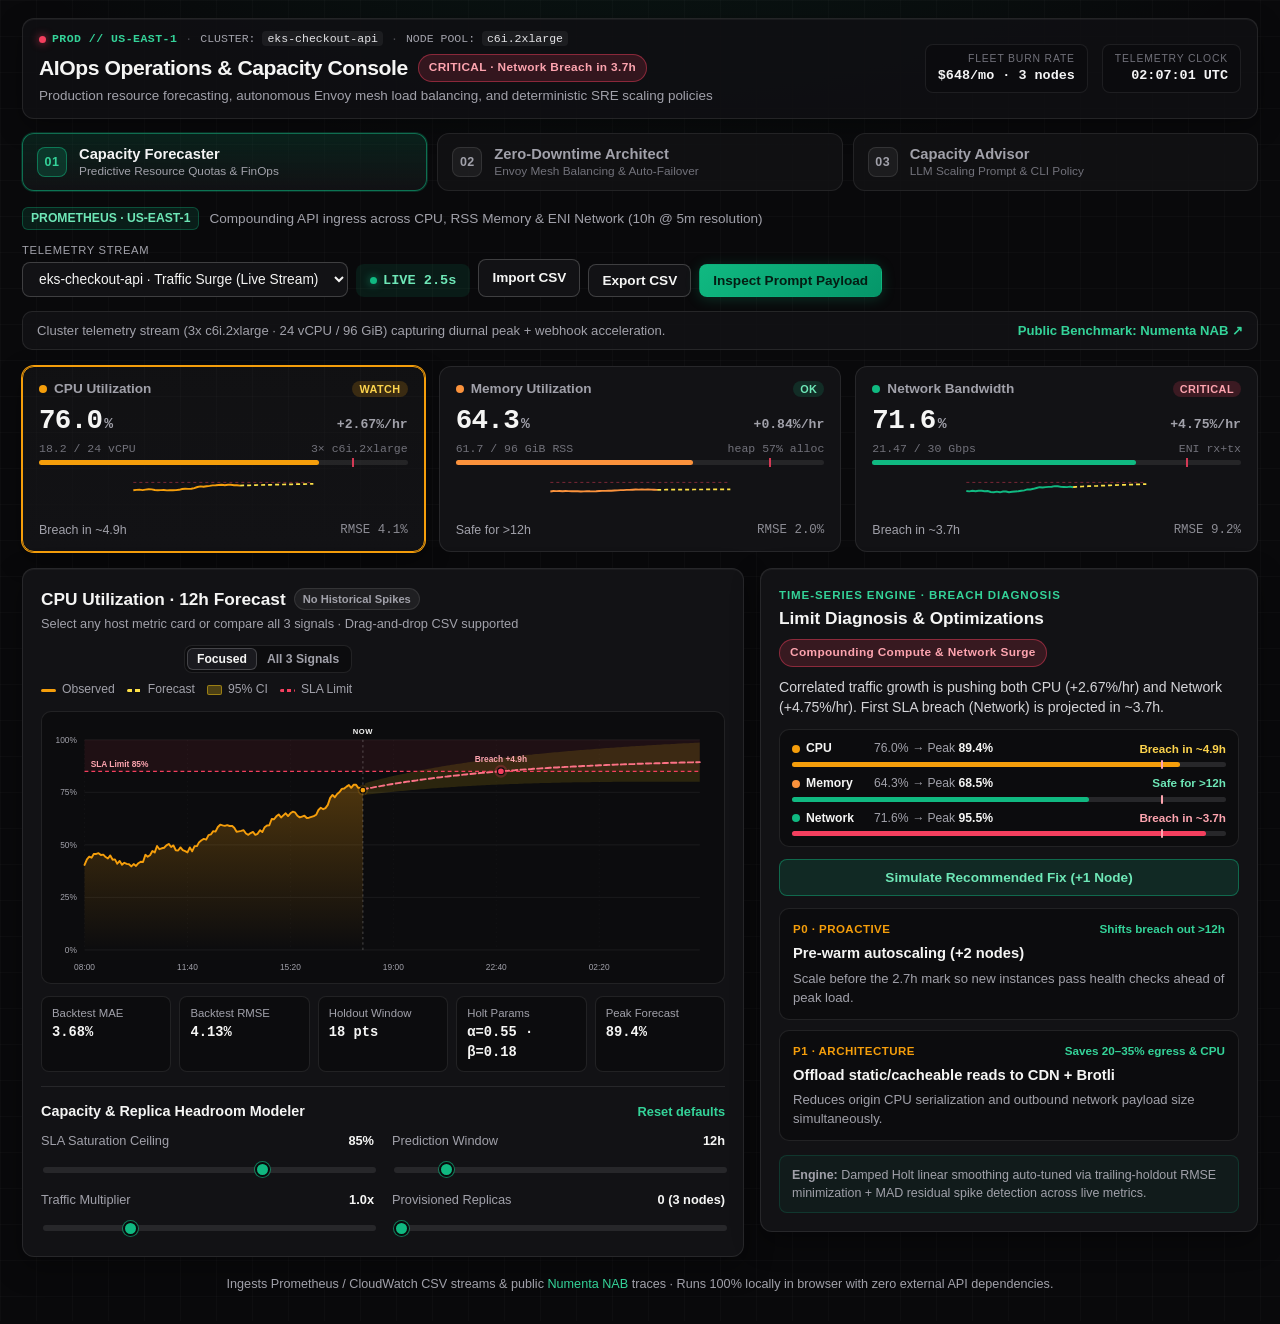
<file: index.html>
<!DOCTYPE html>
<html lang="en">
<head>
  <meta charset="UTF-8" />
  <meta name="viewport" content="width=device-width, initial-scale=1.0" />
  <title>AIOps SRE Console · Capacity Forecaster · Zero-Downtime Architect · Capacity Advisor</title>
  <link rel="stylesheet" href="./styles.css" />
</head>
<body>
  <div class="app-shell">
    <header class="topbar">
      <div class="brand-block">
        <div class="ops-env-row">
          <span class="live-chip">
            <span id="globalLiveDot" class="live-dot"></span>
            PROD // US-EAST-1
          </span>
          <span class="env-sep">·</span>
          <span>CLUSTER: <code>eks-checkout-api</code></span>
          <span class="env-sep">·</span>
          <span>NODE POOL: <code>c6i.2xlarge</code></span>
        </div>
        <div class="brand-row">
          <h1>AIOps Operations &amp; Capacity Console</h1>
          <span id="globalStatusBadge" class="status-pill warning">INITIALIZING…</span>
        </div>
        <p id="pillarSubtitle" class="subtitle">
          Production resource forecasting, autonomous Envoy mesh load balancing, and deterministic SRE scaling policies
        </p>
      </div>

      <div class="ops-telemetry-strip" aria-label="Cluster environment readouts">
        <div class="ops-readout">
          <span class="ops-readout-label">Fleet Burn Rate</span>
          <strong id="opsSpendValue" class="ops-readout-val">$648/mo · 3 nodes</strong>
        </div>
        <div class="ops-readout">
          <span class="ops-readout-label">Telemetry Clock</span>
          <strong id="opsUtcClock" class="ops-readout-val">--:--:-- UTC</strong>
        </div>
      </div>
    </header>

    <nav class="pillar-tabs" role="tablist" aria-label="Operations modules">
      <button
        id="tabBtnForecaster"
        type="button"
        role="tab"
        aria-selected="true"
        class="pillar-tab active"
        data-tab="forecaster"
      >
        <span class="pt-num">01</span>
        <span class="pt-copy">
          <strong>Capacity Forecaster</strong>
          <small>Predictive Resource Quotas &amp; FinOps</small>
        </span>
      </button>

      <button
        id="tabBtnArchitect"
        type="button"
        role="tab"
        aria-selected="false"
        class="pillar-tab"
        data-tab="architect"
      >
        <span class="pt-num">02</span>
        <span class="pt-copy">
          <strong>Zero-Downtime Architect</strong>
          <small>Envoy Mesh Balancing &amp; Auto-Failover</small>
        </span>
      </button>

      <button
        id="tabBtnAdvisor"
        type="button"
        role="tab"
        aria-selected="false"
        class="pillar-tab"
        data-tab="advisor"
      >
        <span class="pt-num">03</span>
        <span class="pt-copy">
          <strong>Capacity Advisor</strong>
          <small>LLM Scaling Prompt &amp; CLI Policy</small>
        </span>
      </button>
    </nav>

    <!-- TAB 1: 01 · CAPACITY FORECASTER -->
    <div id="panel-forecaster" class="pillar-panel" role="tabpanel" aria-labelledby="tabBtnForecaster">
      <div class="sub-toolbar">
        <div class="sub-toolbar-info">
          <span id="scenarioBadge" class="meta-badge">PROMETHEUS · US-EAST-1</span>
          <span id="scenarioSubtitle" class="sub-toolbar-title"></span>
        </div>
        <div class="toolbar">
          <label class="select-wrap" for="scenarioSelect">
            <span class="control-mini-label">Telemetry Stream</span>
            <select id="scenarioSelect" aria-label="Select telemetry scenario"></select>
          </label>

          <button id="liveStreamBtn" type="button" class="btn btn-live active" title="Toggle live 2.5s telemetry polling">
            <span class="live-dot-sm"></span>
            <span id="liveStreamLabel">LIVE 2.5s</span>
          </button>

          <label class="btn btn-secondary file-btn" for="csvUpload" title="Upload or drag-and-drop a CSV anywhere">
            Import CSV
            <input id="csvUpload" type="file" accept=".csv,text/csv" hidden />
          </label>

          <button id="downloadCsvBtn" type="button" class="btn btn-secondary">
            Export CSV
          </button>

          <button id="openPromptBtn" type="button" class="btn btn-primary">
            Inspect Prompt Payload
          </button>
        </div>
      </div>

      <div class="meta-bar">
        <span id="sourceNote" class="meta-note"></span>
        <a
          id="datasetCitationLink"
          class="meta-link"
          href="https://github.com/numenta/NAB/tree/master/data/realAWSCloudwatch"
          target="_blank"
          rel="noopener noreferrer"
        >
          Public Benchmark: Numenta NAB ↗
        </a>
      </div>

      <section id="metricCards" class="metric-grid" aria-label="Cluster hardware utilization"></section>

      <main class="workspace-grid">
        <section class="panel chart-panel">
          <div class="panel-header">
            <div>
              <div class="chart-title-row">
                <h2 id="chartTitle">CPU Utilization · 12h Forecast</h2>
                <span id="anomalyPill" class="anomaly-pill"></span>
              </div>
              <p class="panel-sub">Select any host metric card or compare all 3 signals · Drag-and-drop CSV supported</p>
            </div>
            <div class="chart-controls-right">
              <div class="segmented" role="group" aria-label="Chart display mode">
                <button id="modeSingleBtn" type="button" class="seg-btn active">Focused</button>
                <button id="modeCompareBtn" type="button" class="seg-btn">All 3 Signals</button>
              </div>
              <div id="chartLegend" class="legend"></div>
            </div>
          </div>

          <div class="chart-stage">
            <div id="mainChart"></div>
            <div id="chartTooltip" class="chart-tooltip" hidden></div>
          </div>

          <div id="backtestStrip" class="backtest-strip" aria-label="Holdout backtest accuracy"></div>

          <div class="sim-panel">
            <div class="sim-header">
              <h3>Capacity &amp; Replica Headroom Modeler</h3>
              <button id="resetSimBtn" type="button" class="btn-link">Reset defaults</button>
            </div>
            <div id="simImpactBanner" class="sim-impact-banner" hidden></div>
            <div class="sliders-grid">
              <div class="slider-group">
                <div class="slider-top">
                  <label for="thresholdSlider">SLA Saturation Ceiling</label>
                  <strong id="thresholdValue">85%</strong>
                </div>
                <input id="thresholdSlider" type="range" min="65" max="95" step="1" value="85" />
              </div>

              <div class="slider-group">
                <div class="slider-top">
                  <label for="horizonSlider">Prediction Window</label>
                  <strong id="horizonValue">12h</strong>
                </div>
                <input id="horizonSlider" type="range" min="6" max="48" step="6" value="12" />
              </div>

              <div class="slider-group">
                <div class="slider-top">
                  <label for="growthSlider">Traffic Multiplier</label>
                  <strong id="growthValue">1.0x</strong>
                </div>
                <input id="growthSlider" type="range" min="0.5" max="2.5" step="0.1" value="1.0" />
              </div>

              <div class="slider-group">
                <div class="slider-top">
                  <label for="replicaSlider">Provisioned Replicas</label>
                  <strong id="replicaValue">0 (3 nodes)</strong>
                </div>
                <input id="replicaSlider" type="range" min="0" max="6" step="1" value="0" />
              </div>
            </div>
          </div>
        </section>

        <aside class="panel advisor-panel">
          <div class="advisor-top">
            <div>
              <span class="eyebrow">TIME-SERIES ENGINE · BREACH DIAGNOSIS</span>
              <h2>Limit Diagnosis &amp; Optimizations</h2>
            </div>
            <span id="advisorSignature" class="advisor-signature warning">Analyzing…</span>
          </div>

          <p id="advisorSummary" class="advisor-summary"></p>

          <div id="riskMatrix" class="risk-matrix" aria-label="Resource risk matrix"></div>

          <button id="applyFixBtn" type="button" class="btn btn-simulate-fix" hidden>
            Apply Recommended Scale-Out
          </button>

          <div id="advisorRecommendations" class="rec-list"></div>

          <div class="advisor-footer-note">
            <strong>Engine:</strong> Damped Holt linear smoothing auto-tuned via trailing-holdout
            RMSE minimization + MAD residual spike detection across live metrics.
          </div>
        </aside>
      </main>
    </div>

    <!-- TAB 2: 02 · ZERO-DOWNTIME ARCHITECT -->
    <section id="panel-architect" class="pillar-panel" role="tabpanel" aria-labelledby="tabBtnArchitect" hidden>
      <div class="meta-bar">
        <span class="meta-badge">DATA PLANE · ENVOY ADAPTIVE MESH v1.30</span>
        <span class="meta-note">
          Autonomous load-balancing loop sensing sub-second p99 tail-latency drift, isolating degraded hosts via canary drain, and promoting warm standby pools with zero dropped traffic.
        </span>
      </div>

      <div class="architect-controls-bar panel">
        <div class="arch-control-group">
          <span class="control-mini-label">Control Plane Mode</span>
          <div class="segmented" role="group" aria-label="Routing mode">
            <button id="archModeAiBtn" type="button" class="seg-btn active">AI Self-Balancing (Proactive)</button>
            <button id="archModeReactiveBtn" type="button" class="seg-btn">Reactive Round-Robin</button>
          </div>
        </div>

        <div class="arch-control-group">
          <span class="control-mini-label">Fault &amp; Chaos Injection</span>
          <div id="chaosScenarioBtns" class="chaos-btn-row"></div>
        </div>

        <div class="arch-control-group arch-rps-group">
          <div class="slider-top">
            <label for="archRpsSlider" class="control-mini-label">Live Ingress Rate</label>
            <strong id="archRpsVal">1,650 req/s</strong>
          </div>
          <input id="archRpsSlider" type="range" min="600" max="3600" step="50" value="1650" />
        </div>
      </div>

      <div class="architect-kpi-grid" id="architectKpis"></div>

      <div class="workspace-grid">
        <section class="panel">
          <div class="panel-header">
            <div>
              <h2>Production Mesh Topology &amp; AZ Telemetry</h2>
              <p id="archScenarioSummary" class="panel-sub"></p>
            </div>
            <span id="archStateBadge" class="status-pill healthy">ZERO DOWNTIME</span>
          </div>

          <div id="architectTopology" class="topology-stage"></div>

          <div class="control-loop-grid">
            <div class="loop-step">
              <span class="loop-idx">01 · SENSE</span>
              <strong>500ms Telemetry Poll</strong>
              <p>Measures per-host queue depth, GC pause delta, and tail p99 before TCP exhaustion.</p>
            </div>
            <div class="loop-step">
              <span class="loop-idx">02 · SCORE</span>
              <strong>EWMA Outlier Score</strong>
              <p>Flags brownie hosts emitting slow tail responses prior to HTTP 502/504 errors.</p>
            </div>
            <div class="loop-step">
              <span class="loop-idx">03 · BALANCE</span>
              <strong>Canary Drain (4%)</strong>
              <p>Cuts degraded upstream weight 33% → 4% and rebalances healthy peers cleanly.</p>
            </div>
            <div class="loop-step">
              <span class="loop-idx">04 · PREVENT</span>
              <strong>Warm Pool Failover</strong>
              <p>Promotes pre-warmed AZ standby whenever pool utilization exceeds 78% cap.</p>
            </div>
          </div>
        </section>

        <aside class="panel">
          <div class="advisor-top">
            <div>
              <span class="eyebrow">/VAR/LOG/ENVOY/ADAPTIVE-MESH.LOG</span>
              <h2>Control Loop Event Stream</h2>
            </div>
          </div>
          <div id="architectLogList" class="arch-log-list"></div>

          <div class="advisor-footer-note">
            <strong>Operational Role:</strong> Sub-second runtime traffic self-balancing &amp; failover. Distinct from Capacity Forecaster (multi-hour prediction) and Capacity Advisor (LLM scaling prompt).
          </div>
        </aside>
      </div>
    </section>

    <!-- TAB 3: 03 · CAPACITY ADVISOR -->
    <section id="panel-advisor" class="pillar-panel" role="tabpanel" aria-labelledby="tabBtnAdvisor" hidden>
      <div class="meta-bar">
        <span class="meta-badge">RUNBOOK COMPILER · POLICY v2.4</span>
        <span class="meta-note">
          Guardrail-enforced prompt architecture converting cluster resource telemetry into strict JSON scaling decisions and executable kubectl actions.
        </span>
        <button id="syncFromForecasterBtn" type="button" class="btn-link">
          Sync Cluster Telemetry from Forecaster ↻
        </button>
      </div>

      <div class="workspace-grid advisor-workbench-grid">
        <section class="panel">
          <div class="panel-header">
            <div>
              <h2>Cluster Telemetry Input Snapshot</h2>
              <p class="panel-sub">Select a production signature or tune live node signals to inspect the scaling policy</p>
            </div>
          </div>

          <div id="advisorPresetRow" class="chaos-btn-row" style="margin-bottom:14px;"></div>

          <div class="sliders-grid">
            <div class="slider-group">
              <div class="slider-top"><label for="advCpuSlider">CPU Utilization</label><strong id="advCpuVal">81%</strong></div>
              <input id="advCpuSlider" type="range" min="5" max="99" step="1" value="81" />
            </div>
            <div class="slider-group">
              <div class="slider-top"><label for="advCpuSlopeSlider">CPU Slope (%/hr)</label><strong id="advCpuSlopeVal">+3.6%/hr</strong></div>
              <input id="advCpuSlopeSlider" type="range" min="-2" max="8" step="0.1" value="3.6" />
            </div>
            <div class="slider-group">
              <div class="slider-top"><label for="advMemSlider">Memory Utilization</label><strong id="advMemVal">59%</strong></div>
              <input id="advMemSlider" type="range" min="5" max="99" step="1" value="59" />
            </div>
            <div class="slider-group">
              <div class="slider-top"><label for="advMemSlopeSlider">Memory Slope (%/hr)</label><strong id="advMemSlopeVal">+0.7%/hr</strong></div>
              <input id="advMemSlopeSlider" type="range" min="-2" max="8" step="0.1" value="0.7" />
            </div>
            <div class="slider-group">
              <div class="slider-top"><label for="advNetSlider">Network Utilization</label><strong id="advNetVal">75%</strong></div>
              <input id="advNetSlider" type="range" min="5" max="99" step="1" value="75" />
            </div>
            <div class="slider-group">
              <div class="slider-top"><label for="advReplicasSlider">Active Replicas</label><strong id="advReplicasVal">4 nodes</strong></div>
              <input id="advReplicasSlider" type="range" min="1" max="12" step="1" value="4" />
            </div>
          </div>

          <div class="prompt-output-header">
            <h3>Validated Scaling Decision (JSON Schema)</h3>
            <span id="advDecisionPill" class="status-pill warning">SCALE_OUT</span>
          </div>
          <pre id="advJsonPreview" class="code-block"></pre>

          <div class="prompt-output-header">
            <h3>Generated Kubernetes Remediation Command</h3>
            <button id="copyCliBtn" type="button" class="btn btn-secondary btn-xs">Copy CLI</button>
          </div>
          <pre id="advCliPreview" class="code-block code-block-cli"></pre>
          <div id="advGuardrailsList" class="guardrail-pills" aria-label="Passed safety guardrails"></div>
        </section>

        <aside class="panel">
          <div class="panel-header">
            <div>
              <span class="eyebrow">policy/capacity-advisor-v2.4.prompt.md</span>
              <h2>Engineered System + Telemetry Prompt</h2>
            </div>
            <button id="copyStudioPromptBtn" type="button" class="btn btn-primary">Copy Full Prompt</button>
          </div>

          <textarea id="advStudioPromptText" readonly rows="24"></textarea>

          <div class="advisor-footer-note">
            <strong>Operational Role:</strong> Standalone prompt engineering contract ensuring deterministic JSON scaling outputs, anti-flapping cooldowns, and rollback clauses for LLMs.
          </div>
        </aside>
      </div>
    </section>

    <footer class="footer">
      <span>
        Ingests Prometheus / CloudWatch CSV streams &amp; public
        <a href="https://github.com/numenta/NAB/tree/master/data/realAWSCloudwatch" target="_blank" rel="noopener noreferrer">Numenta NAB</a>
        traces · Runs 100% locally in browser with zero external API dependencies.
      </span>
    </footer>
  </div>

  <div id="promptModal" class="modal-backdrop" hidden role="dialog" aria-modal="true" aria-labelledby="promptModalTitle">
    <div class="modal-card">
      <div class="modal-head">
        <div>
          <h3 id="promptModalTitle">Capacity Advisor Prompt Payload</h3>
          <p class="panel-sub">Pre-populated with live telemetry, slopes &amp; breach predictions for any LLM</p>
        </div>
        <button id="closePromptBtn" type="button" class="btn btn-secondary">Close</button>
      </div>
      <textarea id="promptPreview" readonly rows="15"></textarea>
      <div class="modal-actions">
        <button id="copyPromptBtn" type="button" class="btn btn-primary">Copy Prompt to Clipboard</button>
      </div>
    </div>
  </div>

  <div id="toast" class="toast" role="status" aria-live="polite"></div>

  <script type="module" src="./src/app.js"></script>
</body>
</html>
</file>
<file: styles.css>
:root {
  --bg: #09090b;
  --surface: #121215;
  --surface-elevated: #1a1a1f;
  --surface-inset: #0c0c0e;
  --border: rgba(255, 255, 255, 0.09);
  --border-strong: rgba(255, 255, 255, 0.19);
  --text: #f5f5f4;
  --text-muted: #a1a1aa;
  --text-dim: #71717a;
  --accent: #10b981;
  --accent-bright: #34d399;
  --ok: #10b981;
  --warn: #f59e0b;
  --crit: #f43f5e;
  --finops: #eab308;
}

*,
*::before,
*::after {
  box-sizing: border-box;
}

[hidden] {
  display: none !important;
}

:focus-visible {
  outline: 2px solid var(--accent);
  outline-offset: 2px;
}

body {
  margin: 0;
  font-family: -apple-system, BlinkMacSystemFont, 'Segoe UI', Roboto, Inter, sans-serif;
  background-color: var(--bg);
  background-image:
    radial-gradient(ellipse 80% 35% at 50% -10%, rgba(16, 185, 129, 0.09), transparent 65%),
    linear-gradient(rgba(255, 255, 255, 0.018) 1px, transparent 1px),
    linear-gradient(90deg, rgba(255, 255, 255, 0.018) 1px, transparent 1px);
  background-size: 100% 100%, 36px 36px, 36px 36px;
  color: var(--text);
  line-height: 1.45;
  min-height: 100vh;
}

.app-shell {
  max-width: 1360px;
  margin: 0 auto;
  padding: 18px 22px 28px;
}

/* Header */
.topbar {
  display: flex;
  flex-wrap: wrap;
  justify-content: space-between;
  align-items: center;
  gap: 16px;
  padding: 12px 16px;
  background: rgba(16, 16, 19, 0.92);
  border: 1px solid var(--border);
  border-radius: 12px;
  box-shadow: inset 0 1px 0 rgba(255, 255, 255, 0.05), 0 8px 24px rgba(0, 0, 0, 0.35);
  margin-bottom: 14px;
}

.ops-env-row {
  display: flex;
  flex-wrap: wrap;
  align-items: center;
  gap: 8px;
  font-family: ui-monospace, SFMono-Regular, Menlo, Consolas, monospace;
  font-size: 0.72rem;
  color: var(--text-muted);
  margin-bottom: 5px;
}

.ops-env-row code {
  color: #e4e4e7;
  background: rgba(255, 255, 255, 0.06);
  padding: 1px 5px;
  border-radius: 4px;
}

.env-sep {
  opacity: 0.4;
}

.live-chip {
  display: inline-flex;
  align-items: center;
  gap: 6px;
  color: #34d399;
  font-weight: 700;
  letter-spacing: 0.04em;
}

.live-dot,
.live-dot-sm {
  display: inline-block;
  width: 7px;
  height: 7px;
  border-radius: 999px;
  background: #10b981;
  box-shadow: 0 0 8px rgba(16, 185, 129, 0.75);
  animation: opsPulse 2s ease-in-out infinite;
}

.live-dot.warn {
  background: #f59e0b;
  box-shadow: 0 0 8px rgba(245, 158, 11, 0.75);
}

.live-dot.crit {
  background: #f43f5e;
  box-shadow: 0 0 8px rgba(244, 63, 94, 0.8);
}

.ops-telemetry-strip {
  display: flex;
  align-items: center;
  gap: 14px;
}

.ops-readout {
  display: flex;
  flex-direction: column;
  align-items: flex-end;
  padding: 6px 12px;
  background: #0b0b0e;
  border: 1px solid rgba(255, 255, 255, 0.08);
  border-radius: 8px;
}

.ops-readout-label {
  font-size: 0.65rem;
  text-transform: uppercase;
  letter-spacing: 0.08em;
  color: var(--text-dim);
}

.ops-readout-val {
  font-family: ui-monospace, SFMono-Regular, Menlo, Consolas, monospace;
  font-size: 0.84rem;
  font-variant-numeric: tabular-nums;
  color: #f4f4f5;
}

.brand-row {
  display: flex;
  align-items: center;
  flex-wrap: wrap;
  gap: 10px;
}

.brand-row h1 {
  margin: 0;
  font-size: 1.32rem;
  font-weight: 700;
  letter-spacing: -0.02em;
}

.subtitle {
  margin: 3px 0 0;
  color: var(--text-muted);
  font-size: 0.84rem;
}

.btn-live {
  gap: 6px;
  background: rgba(16, 185, 129, 0.1);
  border: 1px solid rgba(16, 185, 129, 0.35);
  color: #6ee7b7;
  font-family: ui-monospace, SFMono-Regular, Menlo, Consolas, monospace;
  font-size: 0.76rem;
}

.btn-live:not(.active) {
  background: rgba(255, 255, 255, 0.04);
  border-color: rgba(255, 255, 255, 0.14);
  color: #a1a1aa;
}

.btn-live:not(.active) .live-dot-sm {
  background: #71717a;
  box-shadow: none;
  animation: none;
}

.btn-xs {
  padding: 4px 10px;
  font-size: 0.74rem;
}

.toolbar {
  display: flex;
  flex-wrap: wrap;
  align-items: flex-end;
  gap: 8px;
}

.select-wrap {
  display: flex;
  flex-direction: column;
  gap: 3px;
}

.control-mini-label {
  font-size: 0.7rem;
  text-transform: uppercase;
  letter-spacing: 0.06em;
  color: var(--text-muted);
}

select {
  background: var(--surface);
  color: var(--text);
  border: 1px solid var(--border-strong);
  border-radius: 8px;
  padding: 8px 12px;
  font-size: 0.86rem;
  cursor: pointer;
}

select:hover {
  border-color: rgba(16, 185, 129, 0.55);
}

.btn {
  display: inline-flex;
  align-items: center;
  justify-content: center;
  border-radius: 8px;
  padding: 8px 13px;
  font-size: 0.85rem;
  font-weight: 650;
  cursor: pointer;
  border: 1px solid transparent;
  transition: background 0.15s ease, border-color 0.15s ease, transform 0.1s ease, filter 0.15s ease;
  white-space: nowrap;
}

.btn:active {
  transform: translateY(1px);
}

.btn-secondary {
  background: var(--surface);
  color: var(--text);
  border-color: var(--border-strong);
}

.btn-secondary:hover {
  background: var(--surface-elevated);
  border-color: rgba(255, 255, 255, 0.28);
}

.btn-primary {
  background: linear-gradient(135deg, #10b981, #059669);
  color: #041d13;
  box-shadow: 0 2px 14px rgba(16, 185, 129, 0.22);
}

.btn-primary:hover {
  filter: brightness(1.08);
}

.btn-simulate-fix {
  width: 100%;
  margin-bottom: 12px;
  padding: 10px 14px;
  background: rgba(16, 185, 129, 0.14);
  color: #6ee7b7;
  border: 1px solid rgba(16, 185, 129, 0.45);
}

.btn-simulate-fix:hover {
  background: rgba(16, 185, 129, 0.22);
  border-color: #10b981;
}

.btn-link {
  background: none;
  border: none;
  color: var(--accent-bright);
  font-size: 0.8rem;
  font-weight: 600;
  cursor: pointer;
  padding: 0;
}

/* Status & Meta Bar */
.status-pill,
.advisor-signature {
  display: inline-flex;
  align-items: center;
  padding: 4px 10px;
  border-radius: 999px;
  font-size: 0.74rem;
  font-weight: 700;
  letter-spacing: 0.03em;
  font-variant-numeric: tabular-nums;
}

.status-pill.critical,
.advisor-signature.critical {
  background: rgba(244, 63, 94, 0.16);
  color: #fda4af;
  border: 1px solid rgba(244, 63, 94, 0.45);
}

.status-pill.warning,
.advisor-signature.warning {
  background: rgba(245, 158, 11, 0.15);
  color: #fcd34d;
  border: 1px solid rgba(245, 158, 11, 0.42);
}

.status-pill.healthy,
.advisor-signature.healthy {
  background: rgba(16, 185, 129, 0.16);
  color: #6ee7b7;
  border: 1px solid rgba(16, 185, 129, 0.42);
}

.status-pill.finops,
.advisor-signature.finops {
  background: rgba(234, 179, 8, 0.15);
  color: #fde047;
  border: 1px solid rgba(234, 179, 8, 0.45);
}

.meta-bar {
  display: flex;
  flex-wrap: wrap;
  align-items: center;
  gap: 10px;
  padding: 9px 14px;
  border-radius: 10px;
  background: rgba(18, 18, 21, 0.86);
  border: 1px solid var(--border);
  font-size: 0.82rem;
  margin-bottom: 16px;
}

.meta-badge {
  background: rgba(16, 185, 129, 0.12);
  color: #6ee7b7;
  border: 1px solid rgba(16, 185, 129, 0.32);
  border-radius: 6px;
  padding: 2px 8px;
  font-weight: 600;
  font-size: 0.76rem;
}

.meta-note {
  color: var(--text-muted);
  flex: 1;
  min-width: 220px;
}

.meta-link {
  color: var(--accent-bright);
  text-decoration: none;
  font-weight: 600;
}

.meta-link:hover {
  text-decoration: underline;
}

/* Metric KPI Cards */
.metric-grid {
  display: grid;
  grid-template-columns: repeat(3, minmax(0, 1fr));
  gap: 14px;
  margin-bottom: 16px;
}

.metric-card {
  --card-accent: #f59e0b;
  text-align: left;
  background: var(--surface);
  border: 1px solid var(--border);
  border-radius: 12px;
  padding: 14px 16px;
  color: var(--text);
  cursor: pointer;
  transition: border-color 0.16s ease, background 0.16s ease, box-shadow 0.16s ease;
}

.metric-card:hover {
  border-color: var(--border-strong);
  background: var(--surface-elevated);
}

.metric-card.active {
  border-color: var(--card-accent);
  background: linear-gradient(180deg, rgba(255, 255, 255, 0.03), var(--surface));
  box-shadow: 0 0 0 1px var(--card-accent), 0 8px 24px rgba(0, 0, 0, 0.35);
}

.mc-top {
  display: flex;
  justify-content: space-between;
  align-items: center;
  margin-bottom: 8px;
}

.mc-label {
  display: inline-flex;
  align-items: center;
  gap: 7px;
  font-size: 0.85rem;
  font-weight: 600;
  color: var(--text-muted);
}

.mc-dot {
  display: inline-block;
  width: 8px;
  height: 8px;
  border-radius: 999px;
}

.mc-tag {
  font-size: 0.68rem;
  font-weight: 700;
  padding: 2px 7px;
  border-radius: 999px;
  letter-spacing: 0.04em;
}

.mc-tag.breached,
.mc-tag.critical {
  background: rgba(244, 63, 94, 0.18);
  color: #fda4af;
}

.mc-tag.warning {
  background: rgba(245, 158, 11, 0.18);
  color: #fcd34d;
}

.mc-tag.healthy {
  background: rgba(16, 185, 129, 0.16);
  color: #6ee7b7;
}

.mc-mid {
  display: flex;
  justify-content: space-between;
  align-items: baseline;
  margin-bottom: 6px;
  font-variant-numeric: tabular-nums;
}

.mc-value {
  font-family: ui-monospace, SFMono-Regular, Menlo, Consolas, monospace;
  font-size: 1.72rem;
  font-weight: 700;
  letter-spacing: -0.025em;
  font-variant-numeric: tabular-nums;
}

.mc-unit {
  font-size: 0.92rem;
  color: var(--text-muted);
  margin-left: 2px;
}

.mc-slope {
  font-family: ui-monospace, SFMono-Regular, Menlo, Consolas, monospace;
  font-size: 0.82rem;
  font-weight: 600;
  color: var(--text-muted);
  font-variant-numeric: tabular-nums;
}

.mc-hw-row {
  display: flex;
  justify-content: space-between;
  align-items: center;
  font-family: ui-monospace, SFMono-Regular, Menlo, Consolas, monospace;
  font-size: 0.72rem;
  color: var(--text-dim);
  margin-bottom: 5px;
  font-variant-numeric: tabular-nums;
}

.mc-gauge-track {
  position: relative;
  height: 5px;
  border-radius: 999px;
  background: rgba(255, 255, 255, 0.08);
  margin-bottom: 8px;
  overflow: visible;
}

.mc-gauge-fill {
  height: 100%;
  border-radius: 999px;
  transition: width 0.25s ease;
}

.mc-gauge-limit {
  position: absolute;
  top: -2px;
  bottom: -2px;
  width: 2px;
  background: rgba(244, 63, 94, 0.85);
}

.mc-spark {
  height: 44px;
  margin-bottom: 6px;
}

.spark-svg {
  width: 100%;
  height: 44px;
  display: block;
}

.mc-bottom {
  display: flex;
  justify-content: space-between;
  font-size: 0.78rem;
  color: var(--text-muted);
  font-variant-numeric: tabular-nums;
}

.mc-rmse {
  font-family: ui-monospace, SFMono-Regular, Menlo, Consolas, monospace;
  opacity: 0.85;
}

/* Main Workspace */
.workspace-grid {
  display: grid;
  grid-template-columns: minmax(0, 1.45fr) minmax(0, 1fr);
  gap: 16px;
  align-items: start;
}

.panel {
  background: var(--surface);
  border: 1px solid var(--border);
  border-radius: 12px;
  padding: 18px;
  box-shadow: inset 0 1px 0 rgba(255, 255, 255, 0.045), 0 10px 28px rgba(0, 0, 0, 0.35);
}

.panel-header {
  display: flex;
  flex-wrap: wrap;
  justify-content: space-between;
  align-items: flex-start;
  gap: 12px;
  margin-bottom: 12px;
}

.chart-title-row {
  display: flex;
  flex-wrap: wrap;
  align-items: center;
  gap: 8px;
}

.panel-header h2,
.advisor-top h2 {
  margin: 0;
  font-size: 1.08rem;
  font-weight: 700;
}

.panel-sub {
  margin: 3px 0 0;
  font-size: 0.8rem;
  color: var(--text-muted);
}

.anomaly-pill {
  font-size: 0.7rem;
  font-weight: 700;
  padding: 2px 8px;
  border-radius: 999px;
  background: rgba(255, 255, 255, 0.06);
  color: var(--text-muted);
  border: 1px solid var(--border);
}

.anomaly-pill.has-spikes {
  background: rgba(244, 63, 94, 0.14);
  color: #fda4af;
  border-color: rgba(244, 63, 94, 0.35);
}

.chart-controls-right {
  display: flex;
  flex-direction: column;
  align-items: flex-end;
  gap: 8px;
}

.segmented {
  display: inline-flex;
  background: var(--surface-inset);
  border: 1px solid var(--border);
  border-radius: 8px;
  padding: 2px;
}

.seg-btn {
  background: transparent;
  border: none;
  color: var(--text-muted);
  font-size: 0.76rem;
  font-weight: 600;
  padding: 4px 10px;
  border-radius: 6px;
  cursor: pointer;
}

.seg-btn.active {
  background: var(--surface-elevated);
  color: var(--text);
  box-shadow: inset 0 0 0 1px var(--border-strong);
}

.legend {
  display: flex;
  flex-wrap: wrap;
  gap: 12px;
  font-size: 0.76rem;
  color: var(--text-muted);
}

.leg-item {
  display: inline-flex;
  align-items: center;
  gap: 6px;
}

.swatch {
  display: inline-block;
  width: 15px;
  height: 3px;
  border-radius: 2px;
}

.swatch.dashed {
  background: repeating-linear-gradient(90deg, #fde047 0 5px, transparent 5px 8px);
}

.swatch.band {
  height: 10px;
  background: rgba(250, 204, 21, 0.25);
  border: 1px solid rgba(250, 204, 21, 0.45);
}

.swatch.limit {
  background: repeating-linear-gradient(90deg, #f43f5e 0 4px, transparent 4px 7px);
}

/* Chart Stage */
.chart-stage {
  position: relative;
  width: 100%;
  background: var(--surface-inset);
  border: 1px solid var(--border);
  border-radius: 10px;
  padding: 8px 6px 4px;
}

.forecast-svg {
  width: 100%;
  height: auto;
  display: block;
}

.chart-axis-text {
  fill: #a1a1aa;
  font-size: 11px;
  font-variant-numeric: tabular-nums;
}

.chart-now-label {
  fill: #f5f5f4;
  font-size: 10px;
  font-weight: 700;
  letter-spacing: 0.08em;
}

.chart-threshold-label {
  fill: #fda4af;
  font-size: 11px;
  font-weight: 600;
}

.chart-breach-label {
  fill: #fda4af;
  font-size: 11px;
  font-weight: 700;
}

.chart-overlay {
  cursor: crosshair;
}

.chart-tooltip {
  position: absolute;
  top: 14px;
  pointer-events: none;
  background: rgba(14, 14, 17, 0.96);
  border: 1px solid var(--border-strong);
  border-radius: 8px;
  padding: 8px 11px;
  font-size: 0.78rem;
  box-shadow: 0 12px 28px rgba(0, 0, 0, 0.55);
  z-index: 4;
  min-width: 160px;
}

.tt-phase {
  font-size: 0.66rem;
  font-weight: 700;
  letter-spacing: 0.06em;
  margin-bottom: 2px;
}

.tt-phase.observed {
  color: var(--accent-bright);
}

.tt-phase.forecast {
  color: #fde047;
}

.tt-time {
  color: var(--text-muted);
  margin-bottom: 4px;
  font-variant-numeric: tabular-nums;
}

.tt-val {
  color: var(--text);
  display: flex;
  align-items: center;
  gap: 5px;
  font-variant-numeric: tabular-nums;
}

.tt-dot {
  width: 7px;
  height: 7px;
  border-radius: 999px;
}

.tt-ci {
  color: var(--text-muted);
  font-size: 0.73rem;
  margin-top: 2px;
  font-variant-numeric: tabular-nums;
}

.tt-anom {
  color: #fda4af;
  font-size: 0.72rem;
  font-weight: 700;
  margin-top: 3px;
}

/* Backtest Strip */
.backtest-strip {
  display: grid;
  grid-template-columns: repeat(5, minmax(0, 1fr));
  gap: 8px;
  margin-top: 12px;
}

.bt-item {
  background: var(--surface-inset);
  border: 1px solid var(--border);
  border-radius: 8px;
  padding: 8px 10px;
  display: flex;
  flex-direction: column;
  gap: 2px;
  font-variant-numeric: tabular-nums;
}

.bt-item span {
  font-size: 0.71rem;
  color: var(--text-muted);
}

.bt-item strong {
  font-size: 0.86rem;
}

/* Simulation Controls */
.sim-panel {
  margin-top: 14px;
  padding-top: 14px;
  border-top: 1px solid var(--border);
}

.sim-header {
  display: flex;
  justify-content: space-between;
  align-items: center;
  margin-bottom: 10px;
}

.sim-header h3 {
  margin: 0;
  font-size: 0.9rem;
  font-weight: 600;
}

.sim-impact-banner {
  display: flex;
  flex-wrap: wrap;
  align-items: center;
  gap: 8px;
  padding: 8px 11px;
  margin-bottom: 12px;
  border-radius: 8px;
  background: rgba(16, 185, 129, 0.1);
  border: 1px solid rgba(16, 185, 129, 0.35);
  font-size: 0.8rem;
  color: #d1fae5;
}

.sim-impact-badge {
  font-size: 0.68rem;
  font-weight: 800;
  letter-spacing: 0.04em;
  padding: 2px 6px;
  border-radius: 4px;
  background: rgba(16, 185, 129, 0.25);
  color: #6ee7b7;
}

.sliders-grid {
  display: grid;
  grid-template-columns: repeat(2, minmax(0, 1fr));
  gap: 12px 18px;
}

.slider-top {
  display: flex;
  justify-content: space-between;
  font-size: 0.8rem;
  margin-bottom: 5px;
  font-variant-numeric: tabular-nums;
}

.slider-top label {
  color: var(--text-muted);
}

/* Custom Range Sliders (Zero default browser blue) */
input[type='range'] {
  -webkit-appearance: none;
  appearance: none;
  width: 100%;
  height: 6px;
  background: #27272a;
  border-radius: 999px;
  cursor: pointer;
}

input[type='range']::-webkit-slider-thumb {
  -webkit-appearance: none;
  appearance: none;
  width: 15px;
  height: 15px;
  border-radius: 50%;
  background: var(--accent);
  border: 2px solid #09090b;
  box-shadow: 0 0 0 1px rgba(16, 185, 129, 0.6);
}

input[type='range']::-moz-range-thumb {
  width: 15px;
  height: 15px;
  border-radius: 50%;
  background: var(--accent);
  border: 2px solid #09090b;
}

/* Advisor Panel & Risk Matrix */
.advisor-top {
  display: flex;
  flex-direction: column;
  align-items: flex-start;
  gap: 8px;
  margin-bottom: 10px;
}

.eyebrow {
  display: block;
  font-size: 0.72rem;
  text-transform: uppercase;
  letter-spacing: 0.08em;
  color: var(--accent-bright);
  font-weight: 700;
  margin-bottom: 3px;
}

.advisor-summary {
  margin: 0 0 12px;
  color: #d4d4d8;
  font-size: 0.88rem;
}

.risk-matrix {
  display: flex;
  flex-direction: column;
  gap: 8px;
  padding: 10px 12px;
  margin-bottom: 12px;
  background: var(--surface-inset);
  border: 1px solid var(--border);
  border-radius: 10px;
}

.risk-row-top {
  display: grid;
  grid-template-columns: 74px 1fr auto;
  align-items: center;
  gap: 8px;
  font-size: 0.76rem;
  margin-bottom: 4px;
  font-variant-numeric: tabular-nums;
}

.risk-name {
  display: inline-flex;
  align-items: center;
  gap: 6px;
  font-weight: 600;
}

.risk-vals {
  color: var(--text-muted);
}

.risk-vals strong {
  color: var(--text);
}

.risk-eta {
  font-weight: 700;
  font-size: 0.73rem;
}

.risk-eta.breached,
.risk-eta.critical {
  color: #fda4af;
}

.risk-eta.warning {
  color: #fcd34d;
}

.risk-eta.healthy {
  color: #6ee7b7;
}

.risk-bar-track {
  position: relative;
  height: 5px;
  background: #27272a;
  border-radius: 999px;
  overflow: visible;
}

.risk-bar-fill {
  height: 100%;
  border-radius: 999px;
  transition: width 0.2s ease;
}

.risk-bar-fill.breached,
.risk-bar-fill.critical {
  background: #f43f5e;
}

.risk-bar-fill.warning {
  background: #f59e0b;
}

.risk-bar-fill.healthy {
  background: #10b981;
}

.risk-threshold-tick {
  position: absolute;
  top: -2px;
  width: 2px;
  height: 9px;
  background: #fda4af;
  border-radius: 1px;
}

.rec-list {
  display: flex;
  flex-direction: column;
  gap: 10px;
}

.rec-card {
  background: var(--surface-inset);
  border: 1px solid var(--border);
  border-radius: 10px;
  padding: 12px 13px;
}

.rec-header {
  display: flex;
  justify-content: space-between;
  align-items: center;
  gap: 8px;
  margin-bottom: 5px;
}

.rec-priority {
  font-size: 0.72rem;
  font-weight: 700;
  color: var(--warn);
  text-transform: uppercase;
  letter-spacing: 0.04em;
}

.rec-impact {
  font-size: 0.73rem;
  color: var(--accent-bright);
  font-weight: 600;
}

.rec-title {
  font-size: 0.92rem;
  font-weight: 700;
  margin-bottom: 4px;
}

.rec-detail {
  margin: 0;
  font-size: 0.82rem;
  color: var(--text-muted);
}

.advisor-footer-note {
  margin-top: 14px;
  padding: 10px 12px;
  border-radius: 8px;
  background: rgba(16, 185, 129, 0.06);
  border: 1px solid rgba(16, 185, 129, 0.18);
  font-size: 0.78rem;
  color: var(--text-muted);
}

/* Footer */
.footer {
  margin-top: 18px;
  text-align: center;
  font-size: 0.79rem;
  color: var(--text-muted);
}

.footer a {
  color: var(--accent-bright);
  text-decoration: none;
}

.footer code {
  background: rgba(255, 255, 255, 0.08);
  padding: 1px 5px;
  border-radius: 4px;
  color: var(--text);
}

/* Modal */
.modal-backdrop {
  position: fixed;
  inset: 0;
  background: rgba(0, 0, 0, 0.78);
  display: flex;
  align-items: center;
  justify-content: center;
  padding: 16px;
  z-index: 30;
}

.modal-card {
  width: 100%;
  max-width: 720px;
  background: var(--surface);
  border: 1px solid var(--border-strong);
  border-radius: 14px;
  padding: 18px;
  box-shadow: 0 24px 60px rgba(0, 0, 0, 0.65);
}

.modal-head {
  display: flex;
  justify-content: space-between;
  align-items: flex-start;
  gap: 12px;
  margin-bottom: 12px;
}

.modal-head h3 {
  margin: 0;
}

textarea {
  width: 100%;
  background: var(--surface-inset);
  color: var(--text);
  border: 1px solid var(--border-strong);
  border-radius: 8px;
  padding: 12px;
  font-family: ui-monospace, SFMono-Regular, Menlo, Consolas, monospace;
  font-size: 0.8rem;
  resize: vertical;
}

.modal-actions {
  display: flex;
  justify-content: flex-end;
  margin-top: 12px;
}

/* Toast */
.toast {
  position: fixed;
  bottom: 20px;
  right: 20px;
  background: #27272a;
  color: var(--text);
  border: 1px solid rgba(16, 185, 129, 0.45);
  padding: 10px 14px;
  border-radius: 8px;
  font-size: 0.84rem;
  opacity: 0;
  transform: translateY(8px);
  pointer-events: none;
  transition: opacity 0.2s ease, transform 0.2s ease;
  z-index: 40;
}

.toast.visible {
  opacity: 1;
  transform: translateY(0);
}

/* ---- 3-Pillar Navigation & Tab Panels ---- */
.pillar-tabs {
  display: grid;
  grid-template-columns: repeat(3, minmax(0, 1fr));
  gap: 10px;
  margin-bottom: 16px;
}

.pillar-tab {
  display: flex;
  align-items: center;
  gap: 12px;
  padding: 12px 14px;
  border-radius: 12px;
  background: rgba(18, 18, 21, 0.85);
  border: 1px solid rgba(255, 255, 255, 0.08);
  color: #a1a1aa;
  text-align: left;
  cursor: pointer;
  transition: border-color 0.18s ease, background 0.18s ease, transform 0.15s ease;
}

.pillar-tab:hover {
  border-color: rgba(255, 255, 255, 0.18);
  color: #f4f4f5;
  transform: translateY(-1px);
}

.pillar-tab.active {
  background: linear-gradient(180deg, rgba(16, 185, 129, 0.14), rgba(18, 18, 21, 0.96));
  border-color: rgba(16, 185, 129, 0.55);
  color: #f4f4f5;
  box-shadow: 0 0 0 1px rgba(16, 185, 129, 0.2);
}

.pt-num {
  display: inline-flex;
  align-items: center;
  justify-content: center;
  min-width: 30px;
  height: 30px;
  border-radius: 8px;
  font-size: 0.78rem;
  font-weight: 700;
  letter-spacing: 0.04em;
  background: rgba(255, 255, 255, 0.05);
  border: 1px solid rgba(255, 255, 255, 0.1);
  color: #a1a1aa;
}

.pillar-tab.active .pt-num {
  background: rgba(16, 185, 129, 0.18);
  border-color: rgba(16, 185, 129, 0.5);
  color: #34d399;
}

.pt-copy {
  display: flex;
  flex-direction: column;
  gap: 2px;
  min-width: 0;
}

.pt-copy strong {
  font-size: 0.92rem;
  font-weight: 600;
  color: inherit;
}

.pt-copy small {
  font-size: 0.74rem;
  color: #71717a;
  white-space: nowrap;
  overflow: hidden;
  text-overflow: ellipsis;
}

.pillar-tab.active .pt-copy small {
  color: #a1a1aa;
}

.pillar-panel[hidden] {
  display: none;
}

.sub-toolbar {
  display: flex;
  flex-wrap: wrap;
  justify-content: space-between;
  align-items: center;
  gap: 12px;
  margin-bottom: 14px;
}

.sub-toolbar-info {
  display: flex;
  flex-wrap: wrap;
  align-items: center;
  gap: 10px;
}

.sub-toolbar-title {
  font-size: 0.85rem;
  color: #a1a1aa;
}

/* ---- Tab 2: Zero-Downtime Architect ---- */
.architect-controls-bar {
  display: flex;
  flex-wrap: wrap;
  justify-content: space-between;
  align-items: center;
  gap: 16px;
  padding: 14px 16px;
  margin-bottom: 14px;
}

.arch-control-group {
  display: flex;
  flex-direction: column;
  gap: 6px;
}

.chaos-btn-row {
  display: flex;
  flex-wrap: wrap;
  gap: 8px;
}

.chaos-btn {
  padding: 7px 12px;
  border-radius: 8px;
  font-size: 0.78rem;
  font-weight: 500;
  background: rgba(255, 255, 255, 0.04);
  border: 1px solid rgba(255, 255, 255, 0.1);
  color: #d4d4d8;
  cursor: pointer;
  transition: border-color 0.15s ease, background 0.15s ease, color 0.15s ease;
}

.chaos-btn:hover {
  border-color: rgba(245, 158, 11, 0.45);
  color: #ffffff;
}

.chaos-btn.active {
  background: rgba(245, 158, 11, 0.16);
  border-color: rgba(245, 158, 11, 0.65);
  color: #fbbf24;
}

.architect-kpi-grid {
  display: grid;
  grid-template-columns: repeat(4, minmax(0, 1fr));
  gap: 12px;
  margin-bottom: 16px;
}

.arch-kpi-card {
  background: rgba(18, 18, 21, 0.9);
  border: 1px solid rgba(255, 255, 255, 0.08);
  border-radius: 12px;
  padding: 12px 14px;
}

.arch-kpi-card.healthy {
  border-color: rgba(16, 185, 129, 0.35);
}

.arch-kpi-card.warning {
  border-color: rgba(245, 158, 11, 0.4);
}

.arch-kpi-card.critical {
  border-color: rgba(244, 63, 94, 0.45);
}

.arch-kpi-label {
  font-size: 0.72rem;
  text-transform: uppercase;
  letter-spacing: 0.06em;
  color: #71717a;
  margin-bottom: 4px;
}

.arch-kpi-value {
  font-size: 1.45rem;
  font-weight: 700;
  color: #f4f4f5;
  line-height: 1.2;
}

.arch-kpi-card.healthy .arch-kpi-value {
  color: #34d399;
}

.arch-kpi-card.warning .arch-kpi-value {
  color: #fbbf24;
}

.arch-kpi-card.critical .arch-kpi-value {
  color: #fb7185;
}

.arch-kpi-sub {
  font-size: 0.76rem;
  color: #a1a1aa;
  margin-top: 3px;
}

.topology-stage {
  background: #09090b;
  border: 1px solid rgba(255, 255, 255, 0.07);
  border-radius: 10px;
  padding: 10px;
  margin-bottom: 14px;
}

.topology-svg {
  width: 100%;
  height: auto;
  display: block;
}

.topo-kicker {
  fill: #71717a;
  font-size: 10px;
  font-weight: 700;
  letter-spacing: 0.08em;
}

.topo-kicker-accent {
  fill: #34d399;
  font-size: 10px;
  font-weight: 700;
  letter-spacing: 0.08em;
}

.topo-title {
  fill: #f4f4f5;
  font-size: 12px;
  font-weight: 600;
}

.topo-node-name {
  fill: #f4f4f5;
  font-size: 11.5px;
  font-weight: 600;
}

.topo-node-sub {
  fill: #a1a1aa;
  font-size: 10.5px;
}

.topo-weight-text {
  fill: #f4f4f5;
  font-size: 10px;
  font-weight: 600;
}

.control-loop-grid {
  display: grid;
  grid-template-columns: repeat(4, minmax(0, 1fr));
  gap: 10px;
}

.loop-step {
  background: rgba(255, 255, 255, 0.025);
  border: 1px solid rgba(255, 255, 255, 0.07);
  border-radius: 10px;
  padding: 10px 12px;
}

.loop-idx {
  display: block;
  font-size: 0.68rem;
  font-weight: 700;
  letter-spacing: 0.06em;
  color: #34d399;
  margin-bottom: 4px;
}

.loop-step strong {
  display: block;
  font-size: 0.82rem;
  color: #f4f4f5;
  margin-bottom: 4px;
}

.loop-step p {
  font-size: 0.74rem;
  color: #a1a1aa;
  line-height: 1.4;
  margin: 0;
}

.arch-log-list {
  display: flex;
  flex-direction: column;
  gap: 8px;
  margin-bottom: 14px;
}

.arch-log-item {
  display: flex;
  align-items: flex-start;
  gap: 10px;
  padding: 10px 12px;
  border-radius: 9px;
  background: rgba(9, 9, 11, 0.75);
  border: 1px solid rgba(255, 255, 255, 0.07);
}

.arch-log-tag {
  flex-shrink: 0;
  font-size: 0.68rem;
  font-weight: 700;
  letter-spacing: 0.05em;
  padding: 3px 7px;
  border-radius: 6px;
}

.arch-log-tag.healthy {
  background: rgba(16, 185, 129, 0.16);
  color: #34d399;
}

.arch-log-tag.warning {
  background: rgba(245, 158, 11, 0.16);
  color: #fbbf24;
}

.arch-log-tag.critical {
  background: rgba(244, 63, 94, 0.18);
  color: #fb7185;
}

.arch-log-text {
  font-size: 0.8rem;
  color: #d4d4d8;
  line-height: 1.45;
}

/* ---- Tab 3: Capacity Advisor Workbench ---- */
.prompt-output-header {
  display: flex;
  align-items: center;
  justify-content: space-between;
  gap: 10px;
  margin: 16px 0 8px;
}

.prompt-output-header h3 {
  font-size: 0.92rem;
  font-weight: 600;
  color: #f4f4f5;
  margin: 0;
}

.code-block {
  background: #070709;
  border: 1px solid rgba(255, 255, 255, 0.09);
  border-radius: 10px;
  padding: 12px 14px;
  font-family: ui-monospace, SFMono-Regular, Menlo, Consolas, monospace;
  font-size: 0.78rem;
  line-height: 1.5;
  color: #34d399;
  overflow-x: auto;
  white-space: pre-wrap;
  word-break: break-word;
  margin: 0;
  font-variant-numeric: tabular-nums;
}

.code-block-cli {
  color: #fbbf24;
  background: #060608;
  border-color: rgba(245, 158, 11, 0.25);
}

.guardrail-pills {
  display: flex;
  flex-wrap: wrap;
  gap: 6px;
  margin-top: 10px;
}

.guardrail-chip {
  display: inline-flex;
  align-items: center;
  gap: 5px;
  padding: 3px 9px;
  border-radius: 6px;
  font-family: ui-monospace, SFMono-Regular, Menlo, Consolas, monospace;
  font-size: 0.72rem;
  background: rgba(16, 185, 129, 0.1);
  border: 1px solid rgba(16, 185, 129, 0.28);
  color: #6ee7b7;
}

.arch-rps-group {
  min-width: 210px;
}

.arch-rps-group .slider-top {
  gap: 10px;
  margin-bottom: 4px;
}

.arch-rps-group strong {
  font-family: ui-monospace, SFMono-Regular, Menlo, Consolas, monospace;
  font-size: 0.82rem;
  color: #34d399;
}

.arch-log-ts {
  font-family: ui-monospace, SFMono-Regular, Menlo, Consolas, monospace;
  font-size: 0.72rem;
  color: #71717a;
  flex-shrink: 0;
}

.arch-log-src {
  font-family: ui-monospace, SFMono-Regular, Menlo, Consolas, monospace;
  font-size: 0.72rem;
  color: #a1a1aa;
  flex-shrink: 0;
}

.arch-log-item {
  font-family: ui-monospace, SFMono-Regular, Menlo, Consolas, monospace;
  align-items: baseline;
  background: #070709;
}

.arch-log-text {
  font-size: 0.74rem;
}

.arch-kpi-value,
.bt-item strong {
  font-family: ui-monospace, SFMono-Regular, Menlo, Consolas, monospace;
  font-variant-numeric: tabular-nums;
}

#advStudioPromptText {
  width: 100%;
  background: #070709;
  border: 1px solid rgba(255, 255, 255, 0.1);
  border-radius: 10px;
  padding: 12px;
  color: #e4e4e7;
  font-family: ui-monospace, SFMono-Regular, Menlo, Consolas, monospace;
  font-size: 0.76rem;
  line-height: 1.5;
  resize: vertical;
}

@keyframes opsPulse {
  0%, 100% { opacity: 1; transform: scale(1); }
  50% { opacity: 0.48; transform: scale(0.86); }
}

@keyframes packetFlow {
  from { stroke-dashoffset: 28; }
  to { stroke-dashoffset: 0; }
}

.topo-flow-fast {
  animation: packetFlow 0.75s linear infinite;
}

.topo-flow-slow {
  animation: packetFlow 2.6s linear infinite;
}

.topo-led-pulse {
  animation: opsPulse 1.8s ease-in-out infinite;
  transform-box: fill-box;
  transform-origin: center;
}

.live-now-ring {
  animation: opsPulse 1.8s ease-in-out infinite;
  transform-box: fill-box;
  transform-origin: center;
}

@media (max-width: 1020px) {
  .workspace-grid {
    grid-template-columns: 1fr;
  }
  .chart-controls-right {
    align-items: flex-start;
  }
  .pillar-tabs {
    grid-template-columns: 1fr;
  }
  .architect-kpi-grid {
    grid-template-columns: repeat(2, minmax(0, 1fr));
  }
  .control-loop-grid {
    grid-template-columns: repeat(2, minmax(0, 1fr));
  }
  .ops-telemetry-strip {
    width: 100%;
    justify-content: flex-start;
  }
}

@media (max-width: 720px) {
  .metric-grid {
    grid-template-columns: 1fr;
  }
  .backtest-strip {
    grid-template-columns: repeat(2, minmax(0, 1fr));
  }
  .sliders-grid {
    grid-template-columns: 1fr;
  }
  .architect-kpi-grid,
  .control-loop-grid {
    grid-template-columns: 1fr;
  }
}
</file>
